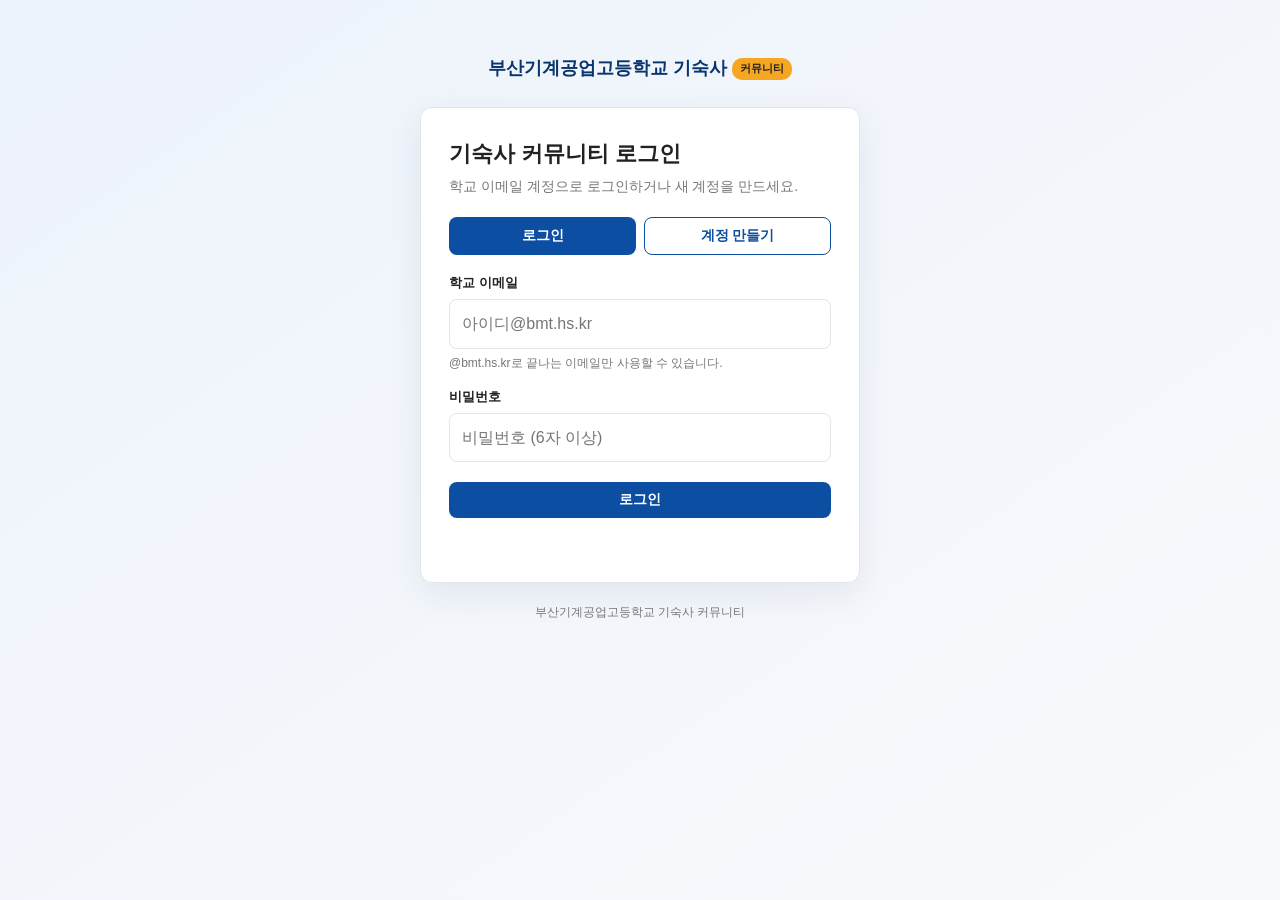
<file: index.html>
<!DOCTYPE html>
<html lang="ko">
<head>
  <meta charset="UTF-8">
  <meta name="viewport" content="width=device-width, initial-scale=1.0">
  <title>석식/잔류 신청 | 부산기계공업고등학교 기숙사</title>
  <link rel="stylesheet" href="css/style.css">
  <script src="js/auth.js"></script>
</head>
<body>
  <header class="site-header">
    <div class="header-inner">
      <a class="logo" href="index.html"><img src="images.png" alt="학교 로고" style="width:24px;height:24px;vertical-align:-6px;border-radius:4px"> 부산기계공업고등학교 기숙사 <span class="badge">커뮤니티</span></a>
      <nav class="main-nav">
        <a href="notice.html">공지사항</a>
        <a href="free.html">자유게시판</a>
        <a href="repair.html">시설 수리 요청</a>
        <a href="points.html">상점/벌점</a>
        <a href="index.html" class="active">석식/잔류 신청</a>
      </nav>
    </div>
  </header>

  <main>
    <h1 class="page-title">📝 신청</h1>
    <p class="page-sub">수요일 석식 결식 신청과 주말 잔류 신청을 여기서 할 수 있습니다.</p>

    <div class="card">
      <h3 style="margin-bottom:12px">🍜 수요일 석식 신청 (석식 먹는 사람만 신청)</h3>
      <p style="font-size:13px;color:var(--muted);margin-bottom:12px">매주 수요일은 전원 석식 미운영입니다. 석식이 필요한 학생만 아래에 신청해 주세요. 신청 마감: 화요일 18시</p>
      <div style="display:flex;gap:8px;flex-wrap:wrap">
        <input type="text" id="dinnerRoom" placeholder="호실 (예: 3층 302)" style="flex:1;min-width:140px;padding:9px 12px;border:1px solid var(--border);border-radius:8px">
        <input type="text" id="dinnerName" placeholder="이름" style="flex:1;min-width:120px;padding:9px 12px;border:1px solid var(--border);border-radius:8px">
        <button class="btn" id="applyDinner">신청</button>
      </div>
      <p style="font-size:13px;font-weight:700;margin:14px 0 6px">신청자: <span id="dinnerCount">0</span>명
        <button class="btn secondary small" id="toggleDinnerList" style="margin-left:8px">📋 목록</button>
      </p>
      <ul id="dinnerList" style="list-style:none;display:none;flex-wrap:wrap;gap:8px"></ul>
    </div>

    <div class="card">
      <h3 style="margin-bottom:12px">🏠 주말 잔류 신청</h3>
      <p style="font-size:13px;color:var(--muted);margin-bottom:12px">주말에 기숙사에 잔류할 경우 신청해 주세요. 신청 마감: 매주 목요일 18시</p>
      <div style="display:flex;gap:8px;flex-wrap:wrap">
        <input type="text" id="stayRoom" placeholder="호실 (예: 3층 302)" style="flex:1;min-width:140px;padding:9px 12px;border:1px solid var(--border);border-radius:8px">
        <input type="text" id="stayName" placeholder="이름" style="flex:1;min-width:120px;padding:9px 12px;border:1px solid var(--border);border-radius:8px">
        <select id="stayWeekend" style="padding:9px;border:1px solid var(--border);border-radius:8px"></select>
        <button class="btn" id="applyStay">신청</button>
      </div>
      <p style="font-size:13px;font-weight:700;margin:14px 0 6px">신청자: <span id="stayCount">0</span>명
        <button class="btn secondary small" id="toggleStayList" style="margin-left:8px">📋 목록</button>
      </p>
      <table class="board-table" id="stayTable" style="display:none;margin-top:8px">
        <thead>
          <tr><th>호실</th><th>이름</th><th style="width:200px">잔류 주말</th><th style="width:80px">삭제</th></tr>
        </thead>
        <tbody id="stayBody"></tbody>
      </table>
    </div>
  </main>

  <footer class="site-footer">
    부산기계공업고등학교 기숙사 커뮤니티 · 문의: 기숙사 사감실 (☎ 051-719-0563)
  </footer>

  <script src="js/common.js"></script>
  <script>
    const DKEY = "dinner", SKEY = "stay";

    // 다음 토~일 주말 목록 (이번 주말 포함 4주)
    function upcomingWeekends() {
      const arr = [];
      const base = new Date();
      for (let i = 0; i < 28; i++) {
        const d = new Date(base);
        d.setDate(d.getDate() + i);
        if (d.getDay() === 6) {
          const sun = new Date(d);
          sun.setDate(sun.getDate() + 1);
          const f = (x) => `${x.getMonth() + 1}/${x.getDate()}`;
          arr.push({ key: d.toISOString().slice(0, 10), label: `${f(d)}(토) ~ ${f(sun)}(일)` });
        }
      }
      return arr;
    }

    document.getElementById("stayWeekend").innerHTML = upcomingWeekends()
      .map((w) => `<option value="${w.key}">${w.label}</option>`).join("");

    function renderDinner() {
      const list = db(DKEY);
      document.getElementById("dinnerCount").textContent = list.length;
      document.getElementById("dinnerList").innerHTML =
        list.length === 0
          ? `<li style="color:var(--muted);font-size:13px">신청자가 없습니다.</li>`
          : list.map((p) => `
            <li style="background:#eef4fc;border-radius:20px;padding:4px 12px;font-size:13px">
              ${escapeHtml(p.room)} ${escapeHtml(p.name)}
              <a href="#" data-cancel-d="${p.id}" style="color:var(--danger);font-weight:700;margin-left:4px">✕</a>
            </li>`).join("");
    }

    function renderStay() {
      const list = db(SKEY);
      const wk = upcomingWeekends();
      document.getElementById("stayCount").textContent = list.length;
      document.getElementById("stayBody").innerHTML =
        list.length === 0
          ? `<tr><td colspan="4" class="empty">잔류 신청 내역이 없습니다.</td></tr>`
          : list.map((p) => {
              const w = wk.find((x) => x.key === p.weekend);
              return `<tr>
                <td>${escapeHtml(p.room)}</td>
                <td>${escapeHtml(p.name)}</td>
                <td>${w ? w.label : escapeHtml(p.weekend)}</td>
                <td><button class="btn danger small" data-cancel-s="${p.id}">삭제</button></td>
              </tr>`;
            }).join("");
    }

    // 목록 표시/숨기기
    document.getElementById("toggleDinnerList").onclick = () => {
      const el = document.getElementById("dinnerList");
      const show = el.style.display === "none";
      el.style.display = show ? "flex" : "none";
      if (show) renderDinner();
    };
    document.getElementById("toggleStayList").onclick = () => {
      const el = document.getElementById("stayTable");
      const show = el.style.display === "none";
      el.style.display = show ? "" : "none";
      if (show) renderStay();
    };

    document.getElementById("applyDinner").onclick = () => {
      const room = document.getElementById("dinnerRoom").value.trim();
      const name = document.getElementById("dinnerName").value.trim();
      if (!room || !name) return alert("호실과 이름을 입력하세요.");
      if (db(DKEY).some((p) => p.room === room && p.name === name)) return alert("이미 신청된 사람입니다. 중복 신청할 수 없습니다.");
      dbPush(DKEY, { room, name });
      document.getElementById("dinnerRoom").value = "";
      document.getElementById("dinnerName").value = "";
      renderDinner();
    };

    document.getElementById("applyStay").onclick = () => {
      const room = document.getElementById("stayRoom").value.trim();
      const name = document.getElementById("stayName").value.trim();
      const weekend = document.getElementById("stayWeekend").value;
      if (!room || !name) return alert("호실과 이름을 입력하세요.");
      if (db(SKEY).some((p) => p.room === room && p.name === name && p.weekend === weekend)) return alert("이미 신청된 사람입니다. 중복 신청할 수 없습니다.");
      dbPush(SKEY, { room, name, weekend });
      document.getElementById("stayRoom").value = "";
      document.getElementById("stayName").value = "";
      renderStay();
    };

    document.body.addEventListener("click", (e) => {
      const d = e.target.closest("[data-cancel-d]");
      const s = e.target.closest("[data-cancel-s]");
      if (!d && !s) return;
      e.preventDefault();
      requireAdmin(() => {
        if (!confirm("해당 신청을 삭제하시겠습니까?")) return;
        if (d) dbSave(DKEY, db(DKEY).filter((x) => String(x.id) !== d.dataset.cancelD));
        if (s) dbSave(SKEY, db(SKEY).filter((x) => String(x.id) !== s.dataset.cancelS));
        renderDinner();
        renderStay();
      });
    });

    dbOnChange(DKEY, renderDinner);
    dbOnChange(SKEY, renderStay);
    renderDinner();
    renderStay();
  </script>
</body>
</html>
</file>
<file: css/style.css>
:root {
  --primary: #0b4ea2;
  --primary-dark: #08356e;
  --accent: #f5a623;
  --bg: #f4f6f9;
  --card: #ffffff;
  --text: #222;
  --muted: #777;
  --border: #e2e6ec;
  --danger: #d93025;
  --good: #1a8f3c;
}

* { margin: 0; padding: 0; box-sizing: border-box; }

body {
  font-family: "Pretendard", "Malgun Gothic", "Apple SD Gothic Neo", sans-serif;
  background: var(--bg);
  color: var(--text);
  line-height: 1.6;
}

a { color: inherit; text-decoration: none; }

header.site-header {
  background: var(--primary);
  color: #fff;
  padding: 0 20px;
  position: sticky;
  top: 0;
  z-index: 100;
  box-shadow: 0 2px 8px rgba(0,0,0,.15);
}

.header-inner {
  max-width: 1100px;
  margin: 0 auto;
  display: flex;
  align-items: center;
  gap: 24px;
  height: 60px;
}

.logo {
  font-size: 18px;
  font-weight: 800;
  display: flex;
  align-items: center;
  gap: 8px;
  white-space: nowrap;
}
.logo span.badge {
  background: var(--accent);
  color: #222;
  font-size: 11px;
  padding: 2px 8px;
  border-radius: 10px;
  font-weight: 700;
}

nav.main-nav { display: flex; gap: 4px; margin-left: auto; overflow-x: auto; }
nav.main-nav a {
  padding: 8px 14px;
  border-radius: 8px;
  font-size: 14px;
  font-weight: 600;
  color: #dce7f7;
  white-space: nowrap;
}
nav.main-nav a:hover { background: rgba(255,255,255,.12); color: #fff; }
nav.main-nav a.active { background: #fff; color: var(--primary); }

main { max-width: 1100px; margin: 24px auto 60px; padding: 0 20px; }

.page-title { font-size: 24px; font-weight: 800; margin-bottom: 4px; }
.page-sub { color: var(--muted); font-size: 14px; margin-bottom: 20px; }

.card {
  background: var(--card);
  border: 1px solid var(--border);
  border-radius: 12px;
  padding: 20px;
  margin-bottom: 16px;
}

/* 급식 */
.meal-day { border-left: 4px solid var(--primary); }
.meal-day h3 { font-size: 16px; margin-bottom: 8px; display: flex; justify-content: space-between; align-items: center; }
.meal-day h3 small { color: var(--muted); font-weight: 400; }
.meal-day ul { list-style: none; display: flex; flex-wrap: wrap; gap: 6px; }
.meal-day li {
  background: #eef4fc;
  color: var(--primary-dark);
  font-size: 13px;
  padding: 4px 10px;
  border-radius: 20px;
}

.week-nav { display: flex; align-items: center; gap: 12px; margin-bottom: 16px; }
.week-nav button {
  border: 1px solid var(--border);
  background: #fff;
  padding: 6px 14px;
  border-radius: 8px;
  cursor: pointer;
  font-weight: 600;
}
.week-nav button:hover { background: var(--primary); color: #fff; }
.week-nav .week-label { font-weight: 700; }

/* 게시판 공통 */
.board-toolbar { display: flex; gap: 10px; margin-bottom: 14px; align-items: center; flex-wrap: wrap; }
.board-toolbar input[type="text"] {
  flex: 1;
  min-width: 200px;
  padding: 9px 12px;
  border: 1px solid var(--border);
  border-radius: 8px;
  font-size: 14px;
}
.btn {
  display: inline-block;
  border: none;
  border-radius: 8px;
  padding: 9px 18px;
  font-size: 14px;
  font-weight: 700;
  cursor: pointer;
  background: var(--primary);
  color: #fff;
}
.btn:hover { background: var(--primary-dark); }
.btn.secondary { background: #fff; color: var(--primary); border: 1px solid var(--primary); }
.btn.danger { background: var(--danger); }
.btn.small { padding: 5px 12px; font-size: 13px; }

table.board-table { width: 100%; border-collapse: collapse; background: #fff; border-radius: 12px; overflow: hidden; }
.board-table th, .board-table td { padding: 12px 14px; border-bottom: 1px solid var(--border); font-size: 14px; text-align: left; }
.board-table th { background: #f0f4fa; color: var(--primary-dark); font-weight: 700; }
.board-table tbody tr:hover { background: #f8fafd; cursor: pointer; }
.board-table td.num { color: var(--muted); width: 70px; }
.board-table td.date { color: var(--muted); width: 110px; }
.board-table td.writer { width: 110px; }
.board-table .tag {
  display: inline-block;
  font-size: 11px;
  font-weight: 700;
  padding: 2px 8px;
  border-radius: 4px;
  margin-right: 6px;
  vertical-align: middle;
}
.tag.notice { background: var(--danger); color: #fff; }
.tag.repair-wait { background: #fff3e0; color: #b26a00; }
.tag.repair-done { background: #e6f4ea; color: var(--good); }
.tag.good { background: #e6f4ea; color: var(--good); }
.tag.bad { background: #fdecea; color: var(--danger); }

.empty { text-align: center; color: var(--muted); padding: 40px 0 !important; }

/* 모달(작성 폼) */
.modal-backdrop {
  position: fixed; inset: 0;
  background: rgba(0,0,0,.45);
  display: none;
  align-items: center;
  justify-content: center;
  z-index: 200;
  padding: 16px;
}
.modal-backdrop.open { display: flex; }
.modal {
  background: #fff;
  border-radius: 14px;
  width: 100%;
  max-width: 520px;
  padding: 24px;
  max-height: 90vh;
  overflow-y: auto;
}
.modal h2 { font-size: 18px; margin-bottom: 16px; }
.modal label { display: block; font-size: 13px; font-weight: 700; margin: 12px 0 4px; }
.modal input[type="text"], .modal select, .modal textarea {
  width: 100%;
  padding: 9px 12px;
  border: 1px solid var(--border);
  border-radius: 8px;
  font-size: 14px;
  font-family: inherit;
}
.modal textarea { min-height: 120px; resize: vertical; }
.modal .modal-actions { display: flex; justify-content: flex-end; gap: 8px; margin-top: 20px; }

/* 학생 로그인 및 프로필 */
.auth-page { min-height: 100vh; background: linear-gradient(145deg, #edf3fb, #f8f9fc); }
.auth-main { max-width: 480px; margin: 0 auto; padding: 54px 20px 30px; }
.auth-brand { display: block; text-align: center; font-size: 18px; font-weight: 800; color: var(--primary-dark); margin-bottom: 24px; }
.auth-brand .badge { display: inline-block; background: var(--accent); color: #222; font-size: 11px; padding: 2px 8px; border-radius: 10px; vertical-align: 2px; }
.auth-card { padding: 28px; box-shadow: 0 12px 35px rgba(20, 50, 90, .08); }
.auth-card .page-title { font-size: 22px; }
.auth-tabs { display: grid; grid-template-columns: 1fr 1fr; gap: 8px; margin: 18px 0; }
.auth-card label { display: block; font-size: 13px; font-weight: 700; margin: 14px 0 5px; }
.auth-card input { width: 100%; padding: 11px 12px; border: 1px solid var(--border); border-radius: 8px; font: inherit; }
.auth-card input:focus { outline: 2px solid rgba(11, 78, 162, .18); border-color: var(--primary); }
.auth-hint { color: var(--muted); font-size: 12px; margin-top: 5px; }
.auth-submit { width: 100%; margin-top: 20px; }
.auth-email { color: var(--primary); font-weight: 700; font-size: 14px; margin: -8px 0 12px; }
.auth-error { min-height: 22px; margin-top: 14px; color: var(--danger); font-size: 13px; }
.auth-error.success { color: var(--good); }
.auth-signout { display: block; border: 0; background: none; color: var(--muted); text-decoration: underline; margin: 14px auto 0; cursor: pointer; }
.auth-footer { text-align: center; color: var(--muted); font-size: 12px; margin-top: 20px; }
.account-controls { display: flex; align-items: center; gap: 8px; white-space: nowrap; font-size: 13px; font-weight: 700; }
@media (max-width: 900px) { .account-controls { margin-left: auto; } }
@media (max-width: 640px) { .auth-main { padding-top: 30px; } .auth-card { padding: 22px; } .account-controls { width: 100%; justify-content: flex-end; } }

/* 상세보기 */
.post-detail .meta { color: var(--muted); font-size: 13px; margin-bottom: 12px; }
.post-detail .body { white-space: pre-wrap; padding: 16px 0; border-top: 1px solid var(--border); }

/* 상점/벌점 */
.points-summary { display: flex; gap: 16px; flex-wrap: wrap; margin-bottom: 20px; }
.points-summary .stat {
  flex: 1;
  min-width: 150px;
  background: #fff;
  border: 1px solid var(--border);
  border-radius: 12px;
  padding: 16px;
  text-align: center;
}
.stat .stat-label { font-size: 13px; color: var(--muted); }
.stat .stat-value { font-size: 26px; font-weight: 800; margin-top: 4px; }
.stat.good .stat-value { color: var(--good); }
.stat.bad .stat-value { color: var(--danger); }

.rules-grid { display: grid; grid-template-columns: 1fr 1fr; gap: 16px; }
@media (max-width: 720px) { .rules-grid { grid-template-columns: 1fr; } }
.rules-grid h3 { font-size: 15px; margin-bottom: 8px; }
.rules-grid ul.rules-good li::marker { color: var(--good); }
.rules-grid ul.rules-bad li::marker { color: var(--danger); }
.rules-grid ul { padding-left: 20px; font-size: 14px; }
.rules-grid li { margin: 4px 0; display: flex; justify-content: space-between; gap: 8px; }

/* 푸터 */
footer.site-footer {
  border-top: 1px solid var(--border);
  text-align: center;
  color: var(--muted);
  font-size: 13px;
  padding: 24px 16px;
  margin-top: 40px;
}

@media (max-width: 640px) {
  .header-inner { flex-wrap: wrap; height: auto; padding: 10px 0; }
  nav.main-nav { width: 100%; margin-left: 0; }
}
</file>
